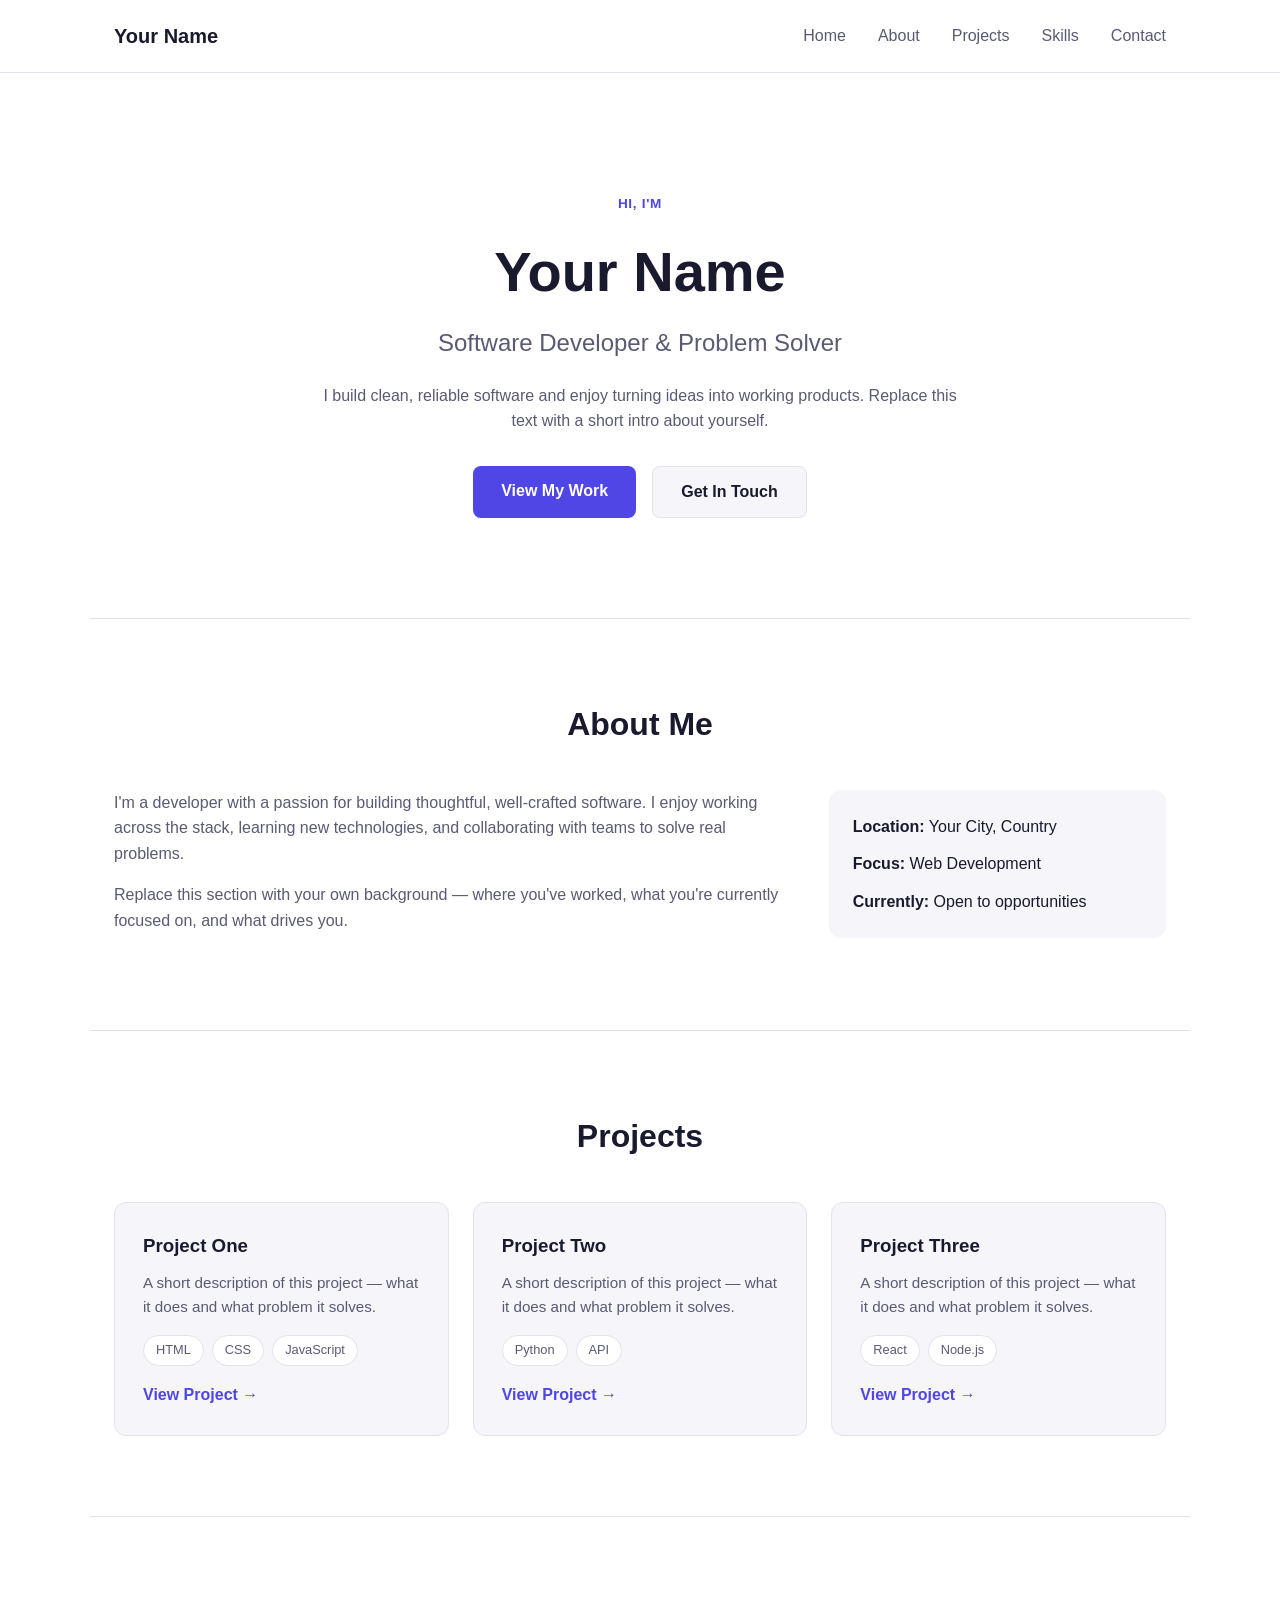
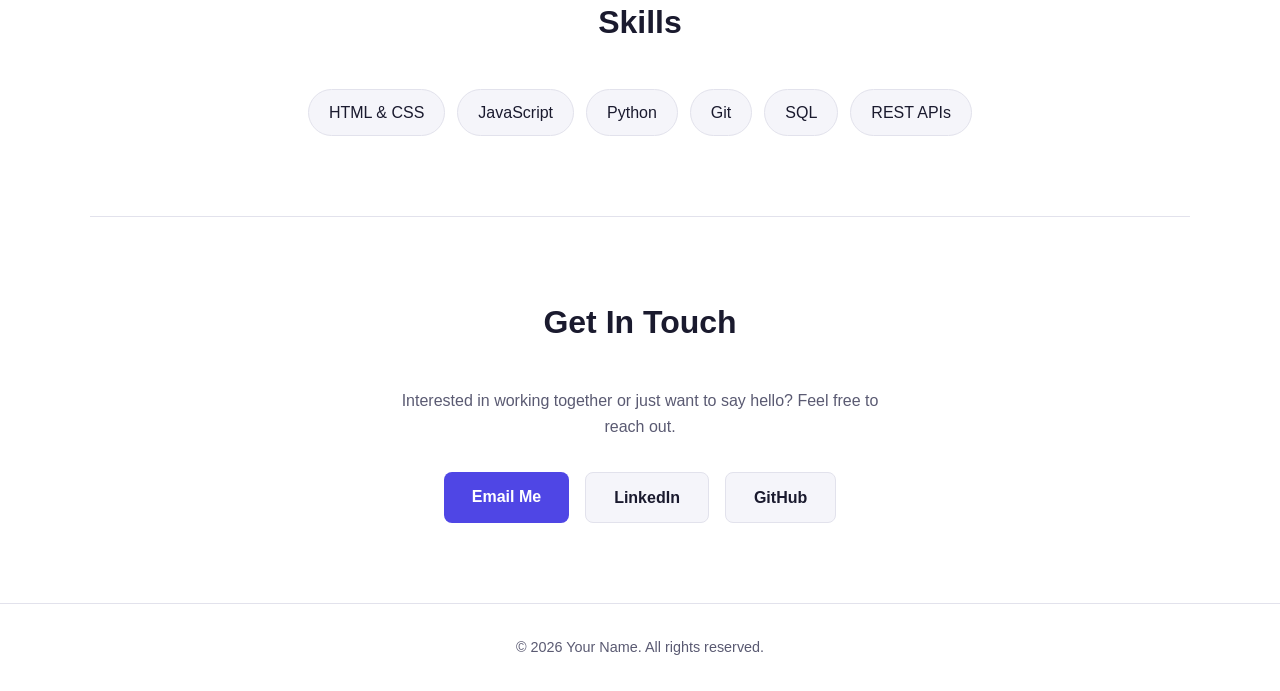
<file: index.html>
<!DOCTYPE html>
<html lang="en">
<head>
<meta charset="UTF-8">
<meta name="viewport" content="width=device-width, initial-scale=1.0">
<title>Your Name — Portfolio</title>
<meta name="description" content="Personal portfolio showcasing projects, skills, and experience.">
<link rel="stylesheet" href="styles.css">
</head>
<body>

<header class="site-header">
  <nav class="nav container">
    <a href="#home" class="logo">Your Name</a>
    <button class="nav-toggle" id="navToggle" aria-label="Toggle navigation">
      <span></span><span></span><span></span>
    </button>
    <ul class="nav-links" id="navLinks">
      <li><a href="#home">Home</a></li>
      <li><a href="#about">About</a></li>
      <li><a href="#projects">Projects</a></li>
      <li><a href="#skills">Skills</a></li>
      <li><a href="#contact">Contact</a></li>
    </ul>
  </nav>
</header>

<main>
  <section id="home" class="hero container">
    <div class="hero-content">
      <p class="eyebrow">Hi, I'm</p>
      <h1>Your Name</h1>
      <h2>Software Developer &amp; Problem Solver</h2>
      <p class="hero-text">
        I build clean, reliable software and enjoy turning ideas into working products.
        Replace this text with a short intro about yourself.
      </p>
      <div class="hero-actions">
        <a href="#projects" class="btn btn-primary">View My Work</a>
        <a href="#contact" class="btn btn-secondary">Get In Touch</a>
      </div>
    </div>
  </section>

  <section id="about" class="section container">
    <h2 class="section-title">About Me</h2>
    <div class="about-grid">
      <div class="about-text">
        <p>
          I'm a developer with a passion for building thoughtful, well-crafted software.
          I enjoy working across the stack, learning new technologies, and collaborating
          with teams to solve real problems.
        </p>
        <p>
          Replace this section with your own background — where you've worked, what
          you're currently focused on, and what drives you.
        </p>
      </div>
      <div class="about-facts">
        <ul>
          <li><strong>Location:</strong> Your City, Country</li>
          <li><strong>Focus:</strong> Web Development</li>
          <li><strong>Currently:</strong> Open to opportunities</li>
        </ul>
      </div>
    </div>
  </section>

  <section id="projects" class="section container">
    <h2 class="section-title">Projects</h2>
    <div class="projects-grid">
      <article class="card">
        <h3>Project One</h3>
        <p>A short description of this project — what it does and what problem it solves.</p>
        <div class="card-tags">
          <span>HTML</span><span>CSS</span><span>JavaScript</span>
        </div>
        <a href="#" class="card-link">View Project →</a>
      </article>
      <article class="card">
        <h3>Project Two</h3>
        <p>A short description of this project — what it does and what problem it solves.</p>
        <div class="card-tags">
          <span>Python</span><span>API</span>
        </div>
        <a href="#" class="card-link">View Project →</a>
      </article>
      <article class="card">
        <h3>Project Three</h3>
        <p>A short description of this project — what it does and what problem it solves.</p>
        <div class="card-tags">
          <span>React</span><span>Node.js</span>
        </div>
        <a href="#" class="card-link">View Project →</a>
      </article>
    </div>
  </section>

  <section id="skills" class="section container">
    <h2 class="section-title">Skills</h2>
    <div class="skills-grid">
      <span class="skill">HTML &amp; CSS</span>
      <span class="skill">JavaScript</span>
      <span class="skill">Python</span>
      <span class="skill">Git</span>
      <span class="skill">SQL</span>
      <span class="skill">REST APIs</span>
    </div>
  </section>

  <section id="contact" class="section container">
    <h2 class="section-title">Get In Touch</h2>
    <p class="contact-text">
      Interested in working together or just want to say hello? Feel free to reach out.
    </p>
    <div class="contact-links">
      <a href="mailto:you@example.com" class="btn btn-primary">Email Me</a>
      <a href="#" class="btn btn-secondary">LinkedIn</a>
      <a href="#" class="btn btn-secondary">GitHub</a>
    </div>
  </section>
</main>

<footer class="site-footer">
  <p>&copy; <span id="year"></span> Your Name. All rights reserved.</p>
</footer>

<script src="script.js"></script>
</body>
</html>
</file>
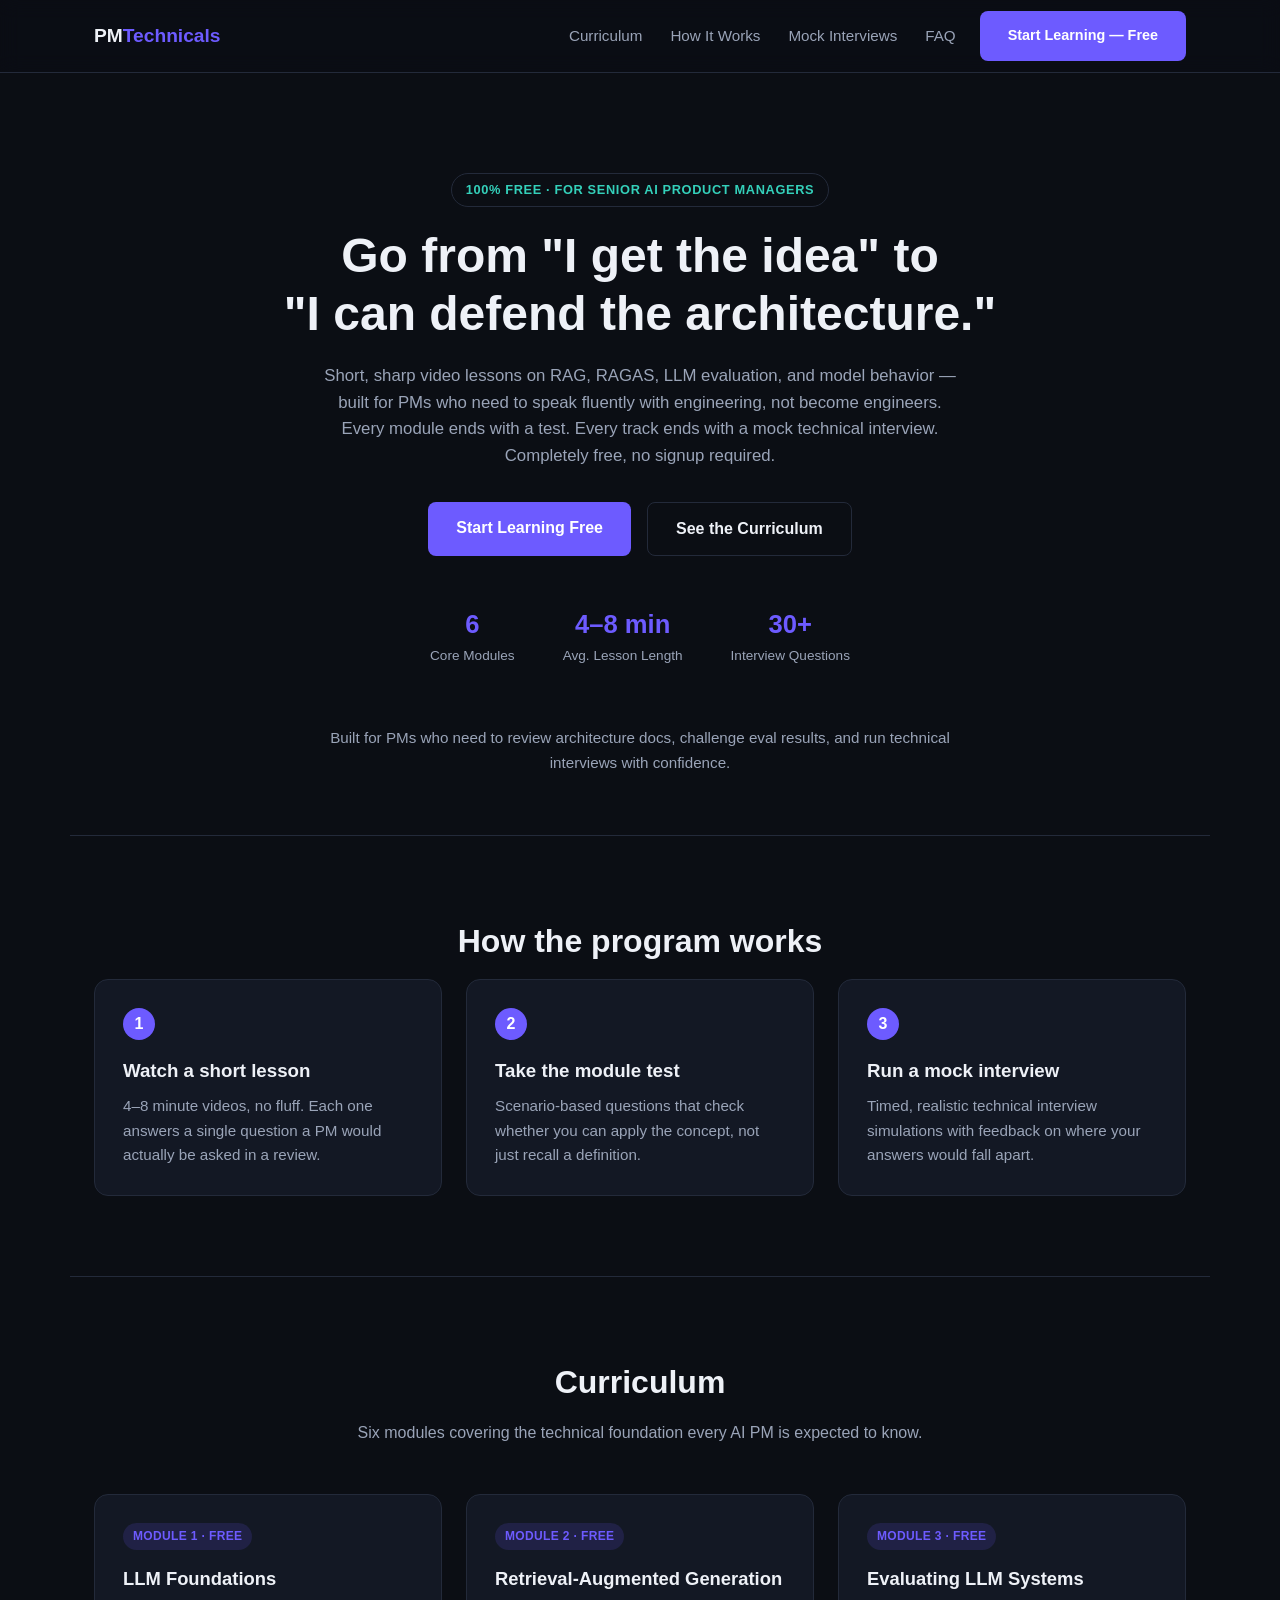
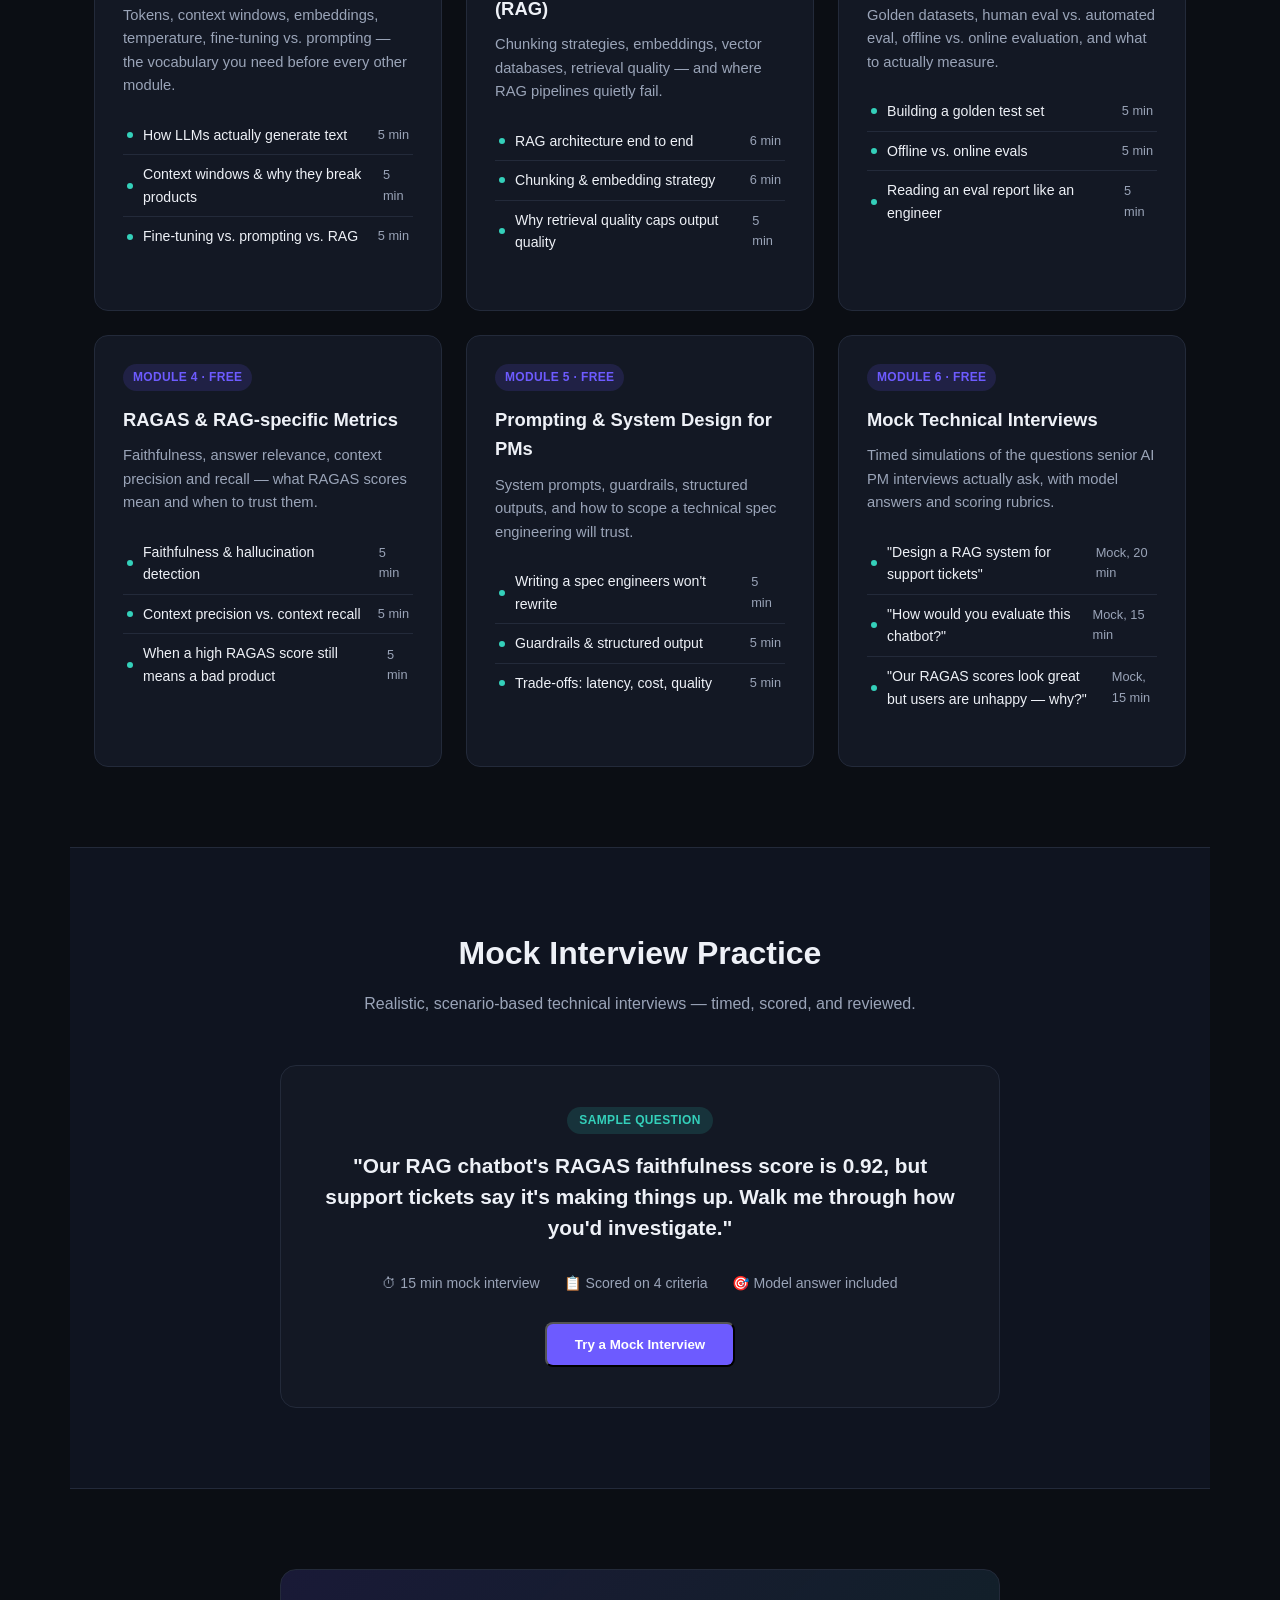
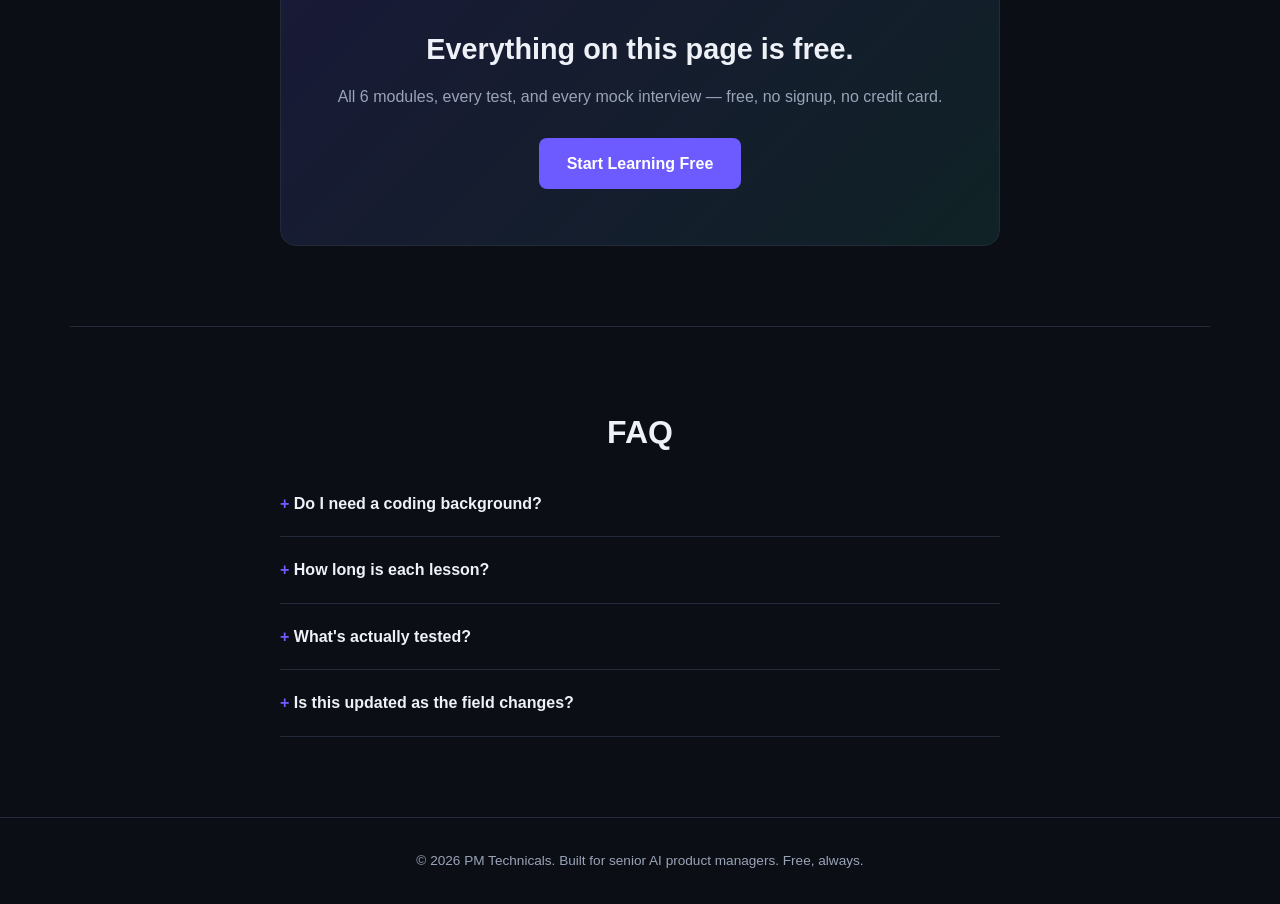
<file: ai-pm-academy/index.html>
<!DOCTYPE html>
<html lang="en">
<head>
<meta charset="UTF-8">
<meta name="viewport" content="width=device-width, initial-scale=1.0">
<title>PM Technicals — RAG, RAGAS &amp; LLM Evals for Senior AI PMs</title>
<meta name="description" content="Short, clear video lessons on RAG, RAGAS, LLM evaluation and system design for senior AI Product Managers, with tests and mock technical interviews.">
<link rel="stylesheet" href="styles.css">
</head>
<body>

<header class="site-header">
  <nav class="nav container">
    <a href="#home" class="logo">PM<span>Technicals</span></a>
    <button class="nav-toggle" id="navToggle" aria-label="Toggle navigation">
      <span></span><span></span><span></span>
    </button>
    <ul class="nav-links" id="navLinks">
      <li><a href="#curriculum">Curriculum</a></li>
      <li><a href="#how-it-works">How It Works</a></li>
      <li><a href="#interviews">Mock Interviews</a></li>
      <li><a href="#faq">FAQ</a></li>
    </ul>
    <a href="#curriculum" class="btn btn-primary nav-cta">Start Learning — Free</a>
  </nav>
</header>

<main>
  <section id="home" class="hero container">
    <p class="eyebrow">100% Free &middot; For Senior AI Product Managers</p>
    <h1>Go from "I get the idea" to<br>"I can defend the architecture."</h1>
    <p class="hero-text">
      Short, sharp video lessons on RAG, RAGAS, LLM evaluation, and model behavior —
      built for PMs who need to speak fluently with engineering, not become engineers.
      Every module ends with a test. Every track ends with a mock technical interview.
      Completely free, no signup required.
    </p>
    <div class="hero-actions">
      <a href="#curriculum" class="btn btn-primary">Start Learning Free</a>
      <a href="#curriculum" class="btn btn-secondary">See the Curriculum</a>
    </div>
    <div class="hero-stats">
      <div><strong>6</strong><span>Core Modules</span></div>
      <div><strong>4–8 min</strong><span>Avg. Lesson Length</span></div>
      <div><strong>30+</strong><span>Interview Questions</span></div>
    </div>
  </section>

  <section class="logos container">
    <p>Built for PMs who need to review architecture docs, challenge eval results, and run technical interviews with confidence.</p>
  </section>

  <section id="how-it-works" class="section container">
    <h2 class="section-title">How the program works</h2>
    <div class="steps-grid">
      <div class="step">
        <div class="step-num">1</div>
        <h3>Watch a short lesson</h3>
        <p>4–8 minute videos, no fluff. Each one answers a single question a PM would actually be asked in a review.</p>
      </div>
      <div class="step">
        <div class="step-num">2</div>
        <h3>Take the module test</h3>
        <p>Scenario-based questions that check whether you can apply the concept, not just recall a definition.</p>
      </div>
      <div class="step">
        <div class="step-num">3</div>
        <h3>Run a mock interview</h3>
        <p>Timed, realistic technical interview simulations with feedback on where your answers would fall apart.</p>
      </div>
    </div>
  </section>

  <section id="curriculum" class="section container">
    <h2 class="section-title">Curriculum</h2>
    <p class="section-subtitle">Six modules covering the technical foundation every AI PM is expected to know.</p>

    <div class="curriculum-grid">
      <article class="module-card">
        <div class="module-tag">Module 1 &middot; Free</div>
        <h3>LLM Foundations</h3>
        <p>Tokens, context windows, embeddings, temperature, fine-tuning vs. prompting — the vocabulary you need before every other module.</p>
        <ul class="lesson-list" id="module-1"></ul>
      </article>

      <article class="module-card">
        <div class="module-tag">Module 2 &middot; Free</div>
        <h3>Retrieval-Augmented Generation (RAG)</h3>
        <p>Chunking strategies, embeddings, vector databases, retrieval quality — and where RAG pipelines quietly fail.</p>
        <ul class="lesson-list" id="module-2"></ul>
      </article>

      <article class="module-card">
        <div class="module-tag">Module 3 &middot; Free</div>
        <h3>Evaluating LLM Systems</h3>
        <p>Golden datasets, human eval vs. automated eval, offline vs. online evaluation, and what to actually measure.</p>
        <ul class="lesson-list" id="module-3"></ul>
      </article>

      <article class="module-card">
        <div class="module-tag">Module 4 &middot; Free</div>
        <h3>RAGAS &amp; RAG-specific Metrics</h3>
        <p>Faithfulness, answer relevance, context precision and recall — what RAGAS scores mean and when to trust them.</p>
        <ul class="lesson-list" id="module-4"></ul>
      </article>

      <article class="module-card">
        <div class="module-tag">Module 5 &middot; Free</div>
        <h3>Prompting &amp; System Design for PMs</h3>
        <p>System prompts, guardrails, structured outputs, and how to scope a technical spec engineering will trust.</p>
        <ul class="lesson-list" id="module-5"></ul>
      </article>

      <article class="module-card">
        <div class="module-tag">Module 6 &middot; Free</div>
        <h3>Mock Technical Interviews</h3>
        <p>Timed simulations of the questions senior AI PM interviews actually ask, with model answers and scoring rubrics.</p>
        <ul class="lesson-list" id="module-6"></ul>
      </article>
    </div>
  </section>

  <section id="interviews" class="section container alt">
    <h2 class="section-title">Mock Interview Practice</h2>
    <p class="section-subtitle">Realistic, scenario-based technical interviews — timed, scored, and reviewed.</p>
    <div class="interview-card">
      <div class="interview-question">
        <span class="badge">Sample Question</span>
        <h3>"Our RAG chatbot's RAGAS faithfulness score is 0.92, but support tickets say it's making things up. Walk me through how you'd investigate."</h3>
      </div>
      <div class="interview-meta">
        <span>⏱ 15 min mock interview</span>
        <span>📋 Scored on 4 criteria</span>
        <span>🎯 Model answer included</span>
      </div>
      <button type="button" class="btn btn-primary" id="tryMockInterview">Try a Mock Interview</button>
    </div>
  </section>

  <section id="pricing" class="section container">
    <div class="free-banner">
      <h2>Everything on this page is free.</h2>
      <p>All 6 modules, every test, and every mock interview — free, no signup, no credit card.</p>
      <a href="#curriculum" class="btn btn-primary">Start Learning Free</a>
    </div>
  </section>

  <section id="faq" class="section container">
    <h2 class="section-title">FAQ</h2>
    <div class="faq-list">
      <details>
        <summary>Do I need a coding background?</summary>
        <p>No. Lessons are built for product managers — concepts are explained through architecture, trade-offs, and decisions, not code.</p>
      </details>
      <details>
        <summary>How long is each lesson?</summary>
        <p>4–8 minutes. Every lesson is scoped to one clear idea so you can watch it between meetings.</p>
      </details>
      <details>
        <summary>What's actually tested?</summary>
        <p>Scenario-based questions and mock interviews that check whether you can apply a concept under realistic conditions — not multiple-choice trivia.</p>
      </details>
      <details>
        <summary>Is this updated as the field changes?</summary>
        <p>Yes. RAG, evals, and RAGAS practices evolve quickly, and modules are revised as best practices shift.</p>
      </details>
    </div>
  </section>
</main>

<div class="modal-overlay" id="lessonModal" aria-hidden="true">
  <div class="modal" id="modalBox" role="dialog" aria-modal="true" aria-labelledby="lessonModalTitle">
    <div class="modal-toolbar">
      <button class="icon-btn text-btn" id="modalTextOnly" aria-label="Text only" title="Text only">📄 Text Only</button>
      <button class="icon-btn" id="modalSize" aria-label="Resize player" title="Resize player">⤢</button>
      <button class="icon-btn" id="modalFullscreen" aria-label="Fullscreen" title="Fullscreen">⛶</button>
      <button class="icon-btn" id="modalClose" aria-label="Close lesson" title="Close">&times;</button>
    </div>
    <div class="modal-video" id="modalVideo">
      <div class="bars" id="bars">
        <span></span><span></span><span></span><span></span><span></span><span></span><span></span><span></span>
      </div>
      <button class="play-btn" id="playBtn" aria-label="Play lesson">▶</button>
      <p class="modal-captions" id="modalCaptions"></p>
      <span class="modal-duration" id="modalDuration"></span>
      <span class="no-audio-warning" id="noAudioWarning" hidden>Your browser doesn't support spoken audio — captions only.</span>
    </div>
    <div class="modal-body">
      <div class="modal-heading-row">
        <span class="modal-module" id="modalModule"></span>
        <label class="voice-picker">
          Voice
          <select id="voiceSelect"></select>
        </label>
      </div>
      <h3 id="lessonModalTitle"></h3>
      <div id="modalDesc" class="modal-desc"></div>

      <div class="mock-panel" id="mockPanel" hidden>
        <div class="mock-timer-row">
          <span class="mock-timer" id="mockTimeDisplay">20:00</span>
          <button class="btn btn-secondary" id="mockStart">Start Timer</button>
          <button class="btn btn-secondary" id="mockReset">Reset</button>
        </div>
        <textarea id="mockAnswer" class="mock-answer" placeholder="Draft your answer here — the timer keeps going even if you switch tabs, so just write as if this were the real interview."></textarea>
        <button class="btn btn-primary" id="mockReveal">Reveal Model Answer &amp; Rubric</button>
      </div>

      <label class="modal-check">
        <input type="checkbox" id="modalWatched"> Mark as watched
      </label>
    </div>
    <div class="modal-footer">
      <button class="btn btn-secondary" id="modalPrev">← Previous</button>
      <button class="btn btn-primary" id="modalNext">Next Lesson →</button>
    </div>
  </div>
</div>

<footer class="site-footer">
  <p>&copy; <span id="year"></span> PM Technicals. Built for senior AI product managers. Free, always.</p>
</footer>

<script src="script.js"></script>
</body>
</html>
</file>
<file: styles.css>
:root {
  --color-bg: #ffffff;
  --color-text: #1a1a2e;
  --color-muted: #5a5a72;
  --color-primary: #4f46e5;
  --color-primary-dark: #4338ca;
  --color-surface: #f5f5fa;
  --color-border: #e2e2ec;
  --max-width: 1100px;
}

* {
  box-sizing: border-box;
  margin: 0;
  padding: 0;
}

html {
  scroll-behavior: smooth;
}

body {
  font-family: -apple-system, BlinkMacSystemFont, "Segoe UI", Roboto, Helvetica, Arial, sans-serif;
  color: var(--color-text);
  background: var(--color-bg);
  line-height: 1.6;
}

.container {
  max-width: var(--max-width);
  margin: 0 auto;
  padding: 0 24px;
}

a {
  color: inherit;
  text-decoration: none;
}

/* Header / Nav */
.site-header {
  position: sticky;
  top: 0;
  background: rgba(255, 255, 255, 0.9);
  backdrop-filter: blur(8px);
  border-bottom: 1px solid var(--color-border);
  z-index: 100;
}

.nav {
  display: flex;
  align-items: center;
  justify-content: space-between;
  height: 72px;
}

.logo {
  font-weight: 700;
  font-size: 1.25rem;
}

.nav-links {
  display: flex;
  gap: 32px;
  list-style: none;
}

.nav-links a {
  font-weight: 500;
  color: var(--color-muted);
  transition: color 0.2s;
}

.nav-links a:hover {
  color: var(--color-primary);
}

.nav-toggle {
  display: none;
  flex-direction: column;
  gap: 5px;
  background: none;
  border: none;
  cursor: pointer;
  padding: 8px;
}

.nav-toggle span {
  width: 24px;
  height: 2px;
  background: var(--color-text);
}

/* Hero */
.hero {
  padding: 120px 24px 100px;
  text-align: center;
  max-width: 700px;
}

.eyebrow {
  color: var(--color-primary);
  font-weight: 600;
  letter-spacing: 0.05em;
  text-transform: uppercase;
  font-size: 0.85rem;
  margin-bottom: 12px;
}

.hero h1 {
  font-size: clamp(2.5rem, 6vw, 3.5rem);
  margin-bottom: 8px;
}

.hero h2 {
  font-size: clamp(1.1rem, 3vw, 1.5rem);
  font-weight: 500;
  color: var(--color-muted);
  margin-bottom: 20px;
}

.hero-text {
  color: var(--color-muted);
  margin-bottom: 32px;
}

.hero-actions {
  display: flex;
  gap: 16px;
  justify-content: center;
  flex-wrap: wrap;
}

.btn {
  display: inline-block;
  padding: 12px 28px;
  border-radius: 8px;
  font-weight: 600;
  transition: transform 0.15s, box-shadow 0.15s, background 0.15s;
}

.btn-primary {
  background: var(--color-primary);
  color: #fff;
}

.btn-primary:hover {
  background: var(--color-primary-dark);
  transform: translateY(-2px);
}

.btn-secondary {
  background: var(--color-surface);
  color: var(--color-text);
  border: 1px solid var(--color-border);
}

.btn-secondary:hover {
  transform: translateY(-2px);
}

/* Sections */
.section {
  padding: 80px 24px;
  border-top: 1px solid var(--color-border);
}

.section-title {
  font-size: 2rem;
  margin-bottom: 40px;
  text-align: center;
}

/* About */
.about-grid {
  display: grid;
  grid-template-columns: 2fr 1fr;
  gap: 40px;
}

.about-text p {
  color: var(--color-muted);
  margin-bottom: 16px;
}

.about-facts ul {
  list-style: none;
  background: var(--color-surface);
  border-radius: 12px;
  padding: 24px;
}

.about-facts li {
  margin-bottom: 12px;
}

.about-facts li:last-child {
  margin-bottom: 0;
}

/* Projects */
.projects-grid {
  display: grid;
  grid-template-columns: repeat(auto-fit, minmax(280px, 1fr));
  gap: 24px;
}

.card {
  background: var(--color-surface);
  border: 1px solid var(--color-border);
  border-radius: 12px;
  padding: 28px;
  transition: transform 0.2s, box-shadow 0.2s;
}

.card:hover {
  transform: translateY(-4px);
  box-shadow: 0 12px 24px rgba(0, 0, 0, 0.06);
}

.card h3 {
  margin-bottom: 10px;
}

.card p {
  color: var(--color-muted);
  margin-bottom: 16px;
  font-size: 0.95rem;
}

.card-tags {
  display: flex;
  gap: 8px;
  flex-wrap: wrap;
  margin-bottom: 16px;
}

.card-tags span {
  background: #fff;
  border: 1px solid var(--color-border);
  border-radius: 999px;
  padding: 4px 12px;
  font-size: 0.8rem;
  color: var(--color-muted);
}

.card-link {
  font-weight: 600;
  color: var(--color-primary);
}

/* Skills */
.skills-grid {
  display: flex;
  flex-wrap: wrap;
  gap: 12px;
  justify-content: center;
}

.skill {
  background: var(--color-surface);
  border: 1px solid var(--color-border);
  border-radius: 999px;
  padding: 10px 20px;
  font-weight: 500;
}

/* Contact */
#contact {
  text-align: center;
}

.contact-text {
  color: var(--color-muted);
  max-width: 500px;
  margin: 0 auto 32px;
}

.contact-links {
  display: flex;
  gap: 16px;
  justify-content: center;
  flex-wrap: wrap;
}

/* Footer */
.site-footer {
  text-align: center;
  padding: 32px 24px;
  color: var(--color-muted);
  font-size: 0.9rem;
  border-top: 1px solid var(--color-border);
}

/* Responsive */
@media (max-width: 768px) {
  .nav-toggle {
    display: flex;
  }

  .nav-links {
    position: absolute;
    top: 72px;
    left: 0;
    right: 0;
    background: #fff;
    flex-direction: column;
    gap: 0;
    border-bottom: 1px solid var(--color-border);
    display: none;
  }

  .nav-links.open {
    display: flex;
  }

  .nav-links li {
    width: 100%;
    text-align: center;
  }

  .nav-links a {
    display: block;
    padding: 16px;
  }

  .about-grid {
    grid-template-columns: 1fr;
  }
}
</file>
<file: ai-pm-academy/styles.css>
:root {
  --color-bg: #0b0e14;
  --color-surface: #131824;
  --color-surface-alt: #0f1420;
  --color-text: #eef1f7;
  --color-muted: #9aa4b8;
  --color-border: #232a3a;
  --color-primary: #6d5bff;
  --color-primary-dark: #5645e6;
  --color-accent: #34d0ba;
  --max-width: 1140px;
}

* {
  box-sizing: border-box;
  margin: 0;
  padding: 0;
}

html {
  scroll-behavior: smooth;
}

body {
  font-family: -apple-system, BlinkMacSystemFont, "Segoe UI", Roboto, Helvetica, Arial, sans-serif;
  color: var(--color-text);
  background: var(--color-bg);
  line-height: 1.6;
}

.container {
  max-width: var(--max-width);
  margin: 0 auto;
  padding: 0 24px;
}

a {
  color: inherit;
  text-decoration: none;
}

ul {
  list-style: none;
}

/* Header / Nav */
.site-header {
  position: sticky;
  top: 0;
  background: rgba(11, 14, 20, 0.85);
  backdrop-filter: blur(10px);
  border-bottom: 1px solid var(--color-border);
  z-index: 100;
}

.nav {
  display: flex;
  align-items: center;
  gap: 24px;
  height: 72px;
}

.logo {
  font-weight: 700;
  font-size: 1.2rem;
  margin-right: auto;
}

.logo span {
  color: var(--color-primary);
}

.nav-links {
  display: flex;
  gap: 28px;
}

.nav-links a {
  font-weight: 500;
  color: var(--color-muted);
  font-size: 0.95rem;
  transition: color 0.2s;
}

.nav-links a:hover {
  color: var(--color-text);
}

.nav-cta {
  padding: 10px 20px;
  font-size: 0.9rem;
}

.nav-toggle {
  display: none;
  flex-direction: column;
  gap: 5px;
  background: none;
  border: none;
  cursor: pointer;
  padding: 8px;
}

.nav-toggle span {
  width: 22px;
  height: 2px;
  background: var(--color-text);
}

/* Hero */
.hero {
  padding: 100px 24px 60px;
  text-align: center;
  max-width: 820px;
}

.eyebrow {
  display: inline-block;
  color: var(--color-accent);
  font-weight: 600;
  letter-spacing: 0.05em;
  text-transform: uppercase;
  font-size: 0.8rem;
  margin-bottom: 20px;
  border: 1px solid var(--color-border);
  padding: 6px 14px;
  border-radius: 999px;
}

.hero h1 {
  font-size: clamp(2rem, 5vw, 3rem);
  line-height: 1.2;
  margin-bottom: 20px;
}

.hero-text {
  color: var(--color-muted);
  font-size: 1.05rem;
  max-width: 640px;
  margin: 0 auto 32px;
}

.hero-actions {
  display: flex;
  gap: 16px;
  justify-content: center;
  flex-wrap: wrap;
  margin-bottom: 48px;
}

.hero-stats {
  display: flex;
  justify-content: center;
  gap: 48px;
  flex-wrap: wrap;
}

.hero-stats div {
  display: flex;
  flex-direction: column;
}

.hero-stats strong {
  font-size: 1.6rem;
  color: var(--color-primary);
}

.hero-stats span {
  color: var(--color-muted);
  font-size: 0.85rem;
}

.btn {
  display: inline-block;
  padding: 13px 28px;
  border-radius: 8px;
  font-weight: 600;
  transition: transform 0.15s, box-shadow 0.15s, background 0.15s;
}

.btn-primary {
  background: var(--color-primary);
  color: #fff;
}

.btn-primary:hover {
  background: var(--color-primary-dark);
  transform: translateY(-2px);
}

.btn-secondary {
  background: transparent;
  color: var(--color-text);
  border: 1px solid var(--color-border);
}

.btn-secondary:hover {
  border-color: var(--color-primary);
  transform: translateY(-2px);
}

/* Logos / tagline strip */
.logos {
  text-align: center;
  padding: 0 24px 60px;
}

.logos p {
  color: var(--color-muted);
  font-size: 0.95rem;
  max-width: 680px;
  margin: 0 auto;
}

/* Sections */
.section {
  padding: 80px 24px;
  border-top: 1px solid var(--color-border);
}

.section.alt {
  background: var(--color-surface-alt);
}

.section-title {
  font-size: 2rem;
  margin-bottom: 12px;
  text-align: center;
}

.section-subtitle {
  color: var(--color-muted);
  text-align: center;
  max-width: 620px;
  margin: 0 auto 48px;
}

/* How it works */
.steps-grid {
  display: grid;
  grid-template-columns: repeat(auto-fit, minmax(240px, 1fr));
  gap: 24px;
}

.step {
  background: var(--color-surface);
  border: 1px solid var(--color-border);
  border-radius: 14px;
  padding: 28px;
}

.step-num {
  width: 32px;
  height: 32px;
  border-radius: 50%;
  background: var(--color-primary);
  color: #fff;
  display: flex;
  align-items: center;
  justify-content: center;
  font-weight: 700;
  margin-bottom: 16px;
}

.step h3 {
  margin-bottom: 8px;
}

.step p {
  color: var(--color-muted);
  font-size: 0.95rem;
}

/* Curriculum */
.curriculum-grid {
  display: grid;
  grid-template-columns: repeat(auto-fit, minmax(300px, 1fr));
  gap: 24px;
}

.module-card {
  background: var(--color-surface);
  border: 1px solid var(--color-border);
  border-radius: 14px;
  padding: 28px;
  display: flex;
  flex-direction: column;
  transition: transform 0.2s, border-color 0.2s;
}

.module-card:hover {
  transform: translateY(-4px);
  border-color: var(--color-primary);
}

.module-tag {
  display: inline-block;
  align-self: flex-start;
  background: rgba(109, 91, 255, 0.15);
  color: var(--color-primary);
  font-size: 0.75rem;
  font-weight: 700;
  letter-spacing: 0.03em;
  text-transform: uppercase;
  padding: 4px 10px;
  border-radius: 999px;
  margin-bottom: 14px;
}

.module-card h3 {
  margin-bottom: 10px;
  font-size: 1.15rem;
}

.module-card > p {
  color: var(--color-muted);
  font-size: 0.92rem;
  margin-bottom: 18px;
}

.lesson-list {
  margin-bottom: 20px;
  flex: 1;
}

.lesson-list li {
  border-top: 1px solid var(--color-border);
}

.lesson-list li:first-child {
  border-top: none;
}

.lesson-btn {
  display: flex;
  align-items: center;
  gap: 10px;
  width: 100%;
  font: inherit;
  font-size: 0.88rem;
  color: var(--color-text);
  background: none;
  border: none;
  cursor: pointer;
  padding: 8px 4px;
  text-align: left;
  border-radius: 6px;
  transition: background 0.15s, color 0.15s;
}

.lesson-btn:hover {
  background: rgba(109, 91, 255, 0.12);
  color: var(--color-primary);
}

.lesson-btn em {
  margin-left: auto;
  color: var(--color-muted);
  font-style: normal;
  font-size: 0.8rem;
}

.dot {
  width: 6px;
  height: 6px;
  border-radius: 50%;
  background: var(--color-accent);
  flex-shrink: 0;
}

.card-link {
  font-weight: 600;
  color: var(--color-primary);
  font-size: 0.92rem;
}

/* Interview */
.interview-card {
  background: var(--color-surface);
  border: 1px solid var(--color-border);
  border-radius: 16px;
  padding: 40px;
  max-width: 720px;
  margin: 0 auto;
  text-align: center;
}

.badge {
  display: inline-block;
  background: rgba(52, 208, 186, 0.15);
  color: var(--color-accent);
  font-size: 0.75rem;
  font-weight: 700;
  text-transform: uppercase;
  letter-spacing: 0.03em;
  padding: 4px 12px;
  border-radius: 999px;
  margin-bottom: 16px;
}

.interview-question h3 {
  font-size: 1.3rem;
  line-height: 1.5;
  font-weight: 600;
  margin-bottom: 28px;
}

.interview-meta {
  display: flex;
  justify-content: center;
  gap: 24px;
  flex-wrap: wrap;
  color: var(--color-muted);
  font-size: 0.88rem;
  margin-bottom: 28px;
}

/* Free banner */
.free-banner {
  background: linear-gradient(135deg, rgba(109, 91, 255, 0.15), rgba(52, 208, 186, 0.1));
  border: 1px solid var(--color-border);
  border-radius: 16px;
  padding: 56px 32px;
  text-align: center;
  max-width: 720px;
  margin: 0 auto;
}

.free-banner h2 {
  font-size: 1.8rem;
  margin-bottom: 12px;
}

.free-banner p {
  color: var(--color-muted);
  margin-bottom: 28px;
}

/* Lesson modal */
.modal-overlay {
  display: none;
  position: fixed;
  inset: 0;
  background: rgba(5, 7, 12, 0.75);
  backdrop-filter: blur(4px);
  z-index: 1000;
  align-items: center;
  justify-content: center;
  padding: 24px;
}

.modal-overlay.open {
  display: flex;
}

.modal {
  background: var(--color-surface);
  border: 1px solid var(--color-border);
  border-radius: 16px;
  max-width: 560px;
  width: 100%;
  max-height: 90vh;
  overflow-y: auto;
  position: relative;
  transition: max-width 0.25s ease;
}

.modal.size-large {
  max-width: 860px;
}

.modal.size-xl {
  max-width: 1200px;
}

.modal.fullscreen-active {
  max-width: 100%;
  width: 100vw;
  height: 100vh;
  max-height: 100vh;
  border-radius: 0;
}

.modal-toolbar {
  position: absolute;
  top: 16px;
  left: 16px;
  right: 16px;
  display: flex;
  gap: 8px;
  flex-wrap: wrap;
  justify-content: flex-end;
  z-index: 2;
}

.icon-btn {
  background: rgba(255, 255, 255, 0.08);
  border: none;
  color: var(--color-text);
  width: 32px;
  height: 32px;
  border-radius: 50%;
  font-size: 1rem;
  line-height: 1;
  cursor: pointer;
  transition: background 0.15s;
}

.icon-btn:hover {
  background: rgba(255, 255, 255, 0.18);
}

.icon-btn.text-btn {
  width: auto;
  border-radius: 999px;
  padding: 0 14px;
  font-size: 0.8rem;
  font-weight: 600;
  white-space: nowrap;
}

.modal-video {
  position: relative;
  aspect-ratio: 16 / 9;
  background: linear-gradient(135deg, #1a1f2e, #0f1420);
  border-radius: 16px 16px 0 0;
  display: flex;
  align-items: center;
  justify-content: center;
  overflow: hidden;
}

.modal.fullscreen-active .modal-video {
  aspect-ratio: auto;
  flex: 1;
  border-radius: 0;
}

.modal.fullscreen-active {
  display: flex;
  flex-direction: column;
}

.modal.fullscreen-active .modal-body,
.modal.fullscreen-active .modal-footer {
  flex-shrink: 0;
}

.modal.text-only .modal-video {
  display: none;
}

.modal.text-only .modal-body {
  padding-top: 56px;
}

.modal.text-only .modal-body p {
  font-size: 1.05rem;
  color: var(--color-text);
}

.takeaways-heading {
  color: var(--color-accent);
  font-size: 0.85rem;
  font-weight: 700;
  text-transform: uppercase;
  letter-spacing: 0.03em;
  margin: 24px 0 10px;
}

.takeaways-list {
  list-style: none;
  display: flex;
  flex-direction: column;
  gap: 8px;
  margin-bottom: 20px;
}

.takeaways-list li {
  position: relative;
  padding-left: 20px;
  color: var(--color-text);
  font-size: 0.92rem;
  line-height: 1.5;
}

.takeaways-list li::before {
  content: "✓";
  position: absolute;
  left: 0;
  color: var(--color-accent);
  font-weight: 700;
}

/* Mock interview panel */
.mock-panel {
  border: 1px solid var(--color-border);
  border-radius: 12px;
  padding: 20px;
  margin: 20px 0;
  background: var(--color-surface-alt);
}

.mock-timer-row {
  display: flex;
  align-items: center;
  gap: 12px;
  margin-bottom: 14px;
  flex-wrap: wrap;
}

.mock-timer {
  font-size: 1.6rem;
  font-weight: 700;
  font-variant-numeric: tabular-nums;
  color: var(--color-primary);
  margin-right: auto;
}

.mock-timer.time-up {
  color: #ef4444;
}

.mock-answer {
  width: 100%;
  min-height: 140px;
  resize: vertical;
  background: var(--color-bg);
  color: var(--color-text);
  border: 1px solid var(--color-border);
  border-radius: 8px;
  padding: 12px;
  font: inherit;
  font-size: 0.92rem;
  margin-bottom: 14px;
}

.mock-answer:disabled {
  opacity: 0.75;
}

#mockReveal {
  width: 100%;
}

.mock-rubric-hidden {
  display: none;
}

.icon-btn.text-btn.active {
  background: var(--color-primary);
}

.play-btn {
  width: 64px;
  height: 64px;
  border-radius: 50%;
  background: var(--color-primary);
  color: #fff;
  border: none;
  font-size: 1.3rem;
  cursor: pointer;
  transition: transform 0.15s, background 0.15s;
  z-index: 2;
}

.play-btn:hover {
  transform: scale(1.08);
  background: var(--color-primary-dark);
}

.bars {
  position: absolute;
  inset: 0;
  display: flex;
  align-items: center;
  justify-content: center;
  gap: 6px;
}

.bars span {
  width: 6px;
  height: 16px;
  border-radius: 3px;
  background: var(--color-primary);
  opacity: 0.5;
  transform-origin: center;
}

.modal-video.playing .bars span {
  animation: bar-bounce 0.9s ease-in-out infinite;
  opacity: 0.9;
}

.bars span:nth-child(1) { animation-delay: 0s; }
.bars span:nth-child(2) { animation-delay: 0.1s; }
.bars span:nth-child(3) { animation-delay: 0.2s; }
.bars span:nth-child(4) { animation-delay: 0.3s; }
.bars span:nth-child(5) { animation-delay: 0.4s; }
.bars span:nth-child(6) { animation-delay: 0.3s; }
.bars span:nth-child(7) { animation-delay: 0.2s; }
.bars span:nth-child(8) { animation-delay: 0.1s; }

@keyframes bar-bounce {
  0%, 100% { height: 14px; }
  50% { height: 46px; }
}

.modal-video.playing .play-btn {
  background: var(--color-primary-dark);
}

.modal-captions {
  position: absolute;
  bottom: 44px;
  left: 16px;
  right: 16px;
  text-align: center;
  color: #fff;
  font-size: 0.95rem;
  font-weight: 500;
  text-shadow: 0 2px 6px rgba(0, 0, 0, 0.6);
  min-height: 1.4em;
}

.no-audio-warning {
  position: absolute;
  top: 14px;
  left: 16px;
  right: 16px;
  text-align: center;
  color: var(--color-muted);
  font-size: 0.78rem;
}

.modal-duration {
  position: absolute;
  bottom: 14px;
  right: 16px;
  background: rgba(0, 0, 0, 0.5);
  color: var(--color-text);
  font-size: 0.8rem;
  padding: 4px 10px;
  border-radius: 999px;
}

.modal-body {
  padding: 28px 28px 8px;
}

.modal-heading-row {
  display: flex;
  align-items: center;
  justify-content: space-between;
  gap: 12px;
  margin-bottom: 10px;
}

.modal-module {
  display: inline-block;
  color: var(--color-accent);
  font-size: 0.78rem;
  font-weight: 700;
  text-transform: uppercase;
  letter-spacing: 0.03em;
}

.voice-picker {
  display: flex;
  align-items: center;
  gap: 6px;
  font-size: 0.78rem;
  color: var(--color-muted);
}

.voice-picker select {
  background: var(--color-surface-alt);
  color: var(--color-text);
  border: 1px solid var(--color-border);
  border-radius: 6px;
  padding: 4px 8px;
  font-size: 0.78rem;
  max-width: 160px;
}

.modal-body h3 {
  font-size: 1.25rem;
  margin-bottom: 12px;
  line-height: 1.4;
}

.modal-body p {
  color: var(--color-muted);
  font-size: 0.95rem;
  margin-bottom: 20px;
}

.modal-check {
  display: flex;
  align-items: center;
  gap: 8px;
  font-size: 0.9rem;
  color: var(--color-text);
  cursor: pointer;
}

.modal-footer {
  display: flex;
  justify-content: space-between;
  gap: 12px;
  padding: 20px 28px 28px;
}

.modal-footer .btn {
  flex: 1;
  text-align: center;
}

/* FAQ */
.faq-list {
  max-width: 720px;
  margin: 0 auto;
}

.faq-list details {
  border-bottom: 1px solid var(--color-border);
  padding: 20px 0;
}

.faq-list summary {
  cursor: pointer;
  font-weight: 600;
  list-style: none;
}

.faq-list summary::-webkit-details-marker {
  display: none;
}

.faq-list summary::before {
  content: "+ ";
  color: var(--color-primary);
}

.faq-list details[open] summary::before {
  content: "− ";
}

.faq-list p {
  color: var(--color-muted);
  margin-top: 12px;
  font-size: 0.92rem;
}

/* Footer */
.site-footer {
  text-align: center;
  padding: 32px 24px;
  color: var(--color-muted);
  font-size: 0.85rem;
  border-top: 1px solid var(--color-border);
}

/* Responsive */
@media (max-width: 768px) {
  .nav-toggle {
    display: flex;
  }

  .nav-cta {
    display: none;
  }

  .nav-links {
    position: absolute;
    top: 72px;
    left: 0;
    right: 0;
    background: var(--color-bg);
    flex-direction: column;
    gap: 0;
    border-bottom: 1px solid var(--color-border);
    display: none;
  }

  .nav-links.open {
    display: flex;
  }

  .nav-links li {
    width: 100%;
    text-align: center;
  }

  .nav-links a {
    display: block;
    padding: 16px;
  }

  .hero-stats {
    gap: 28px;
  }
}
</file>
